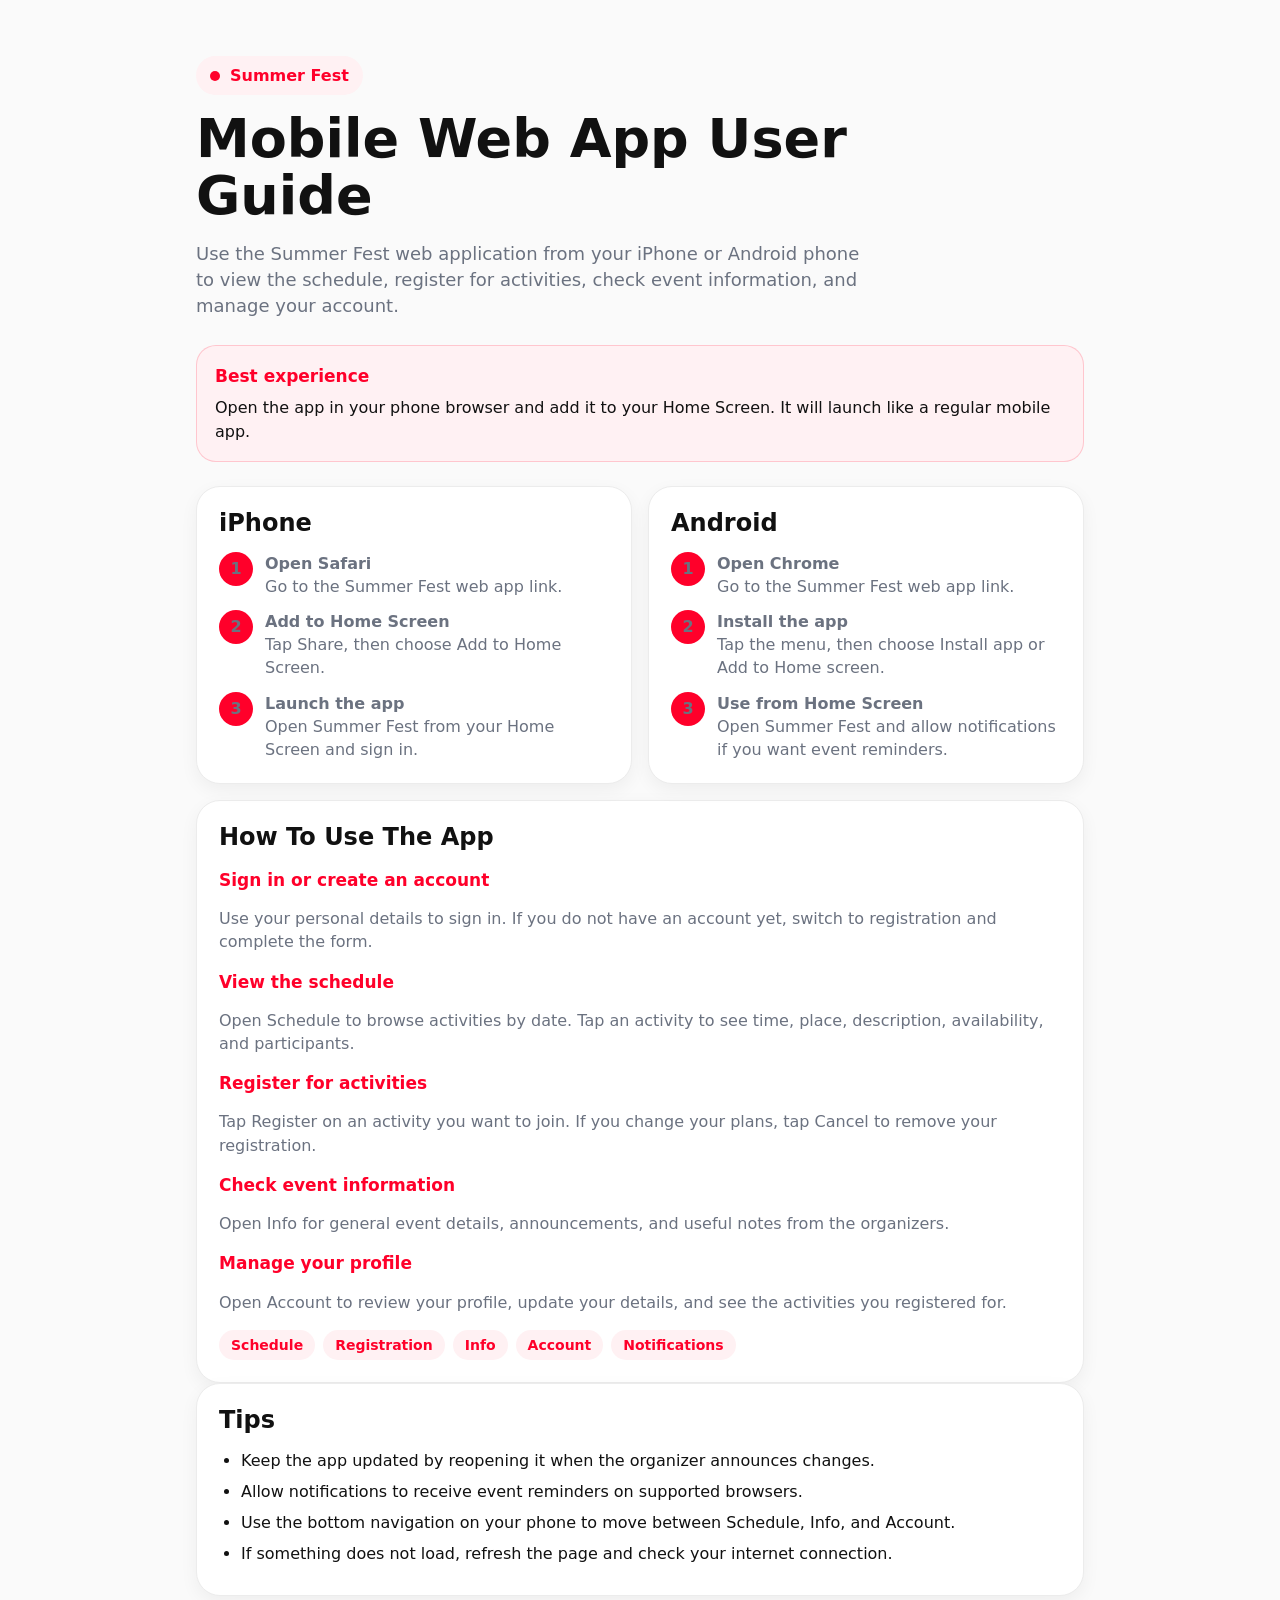
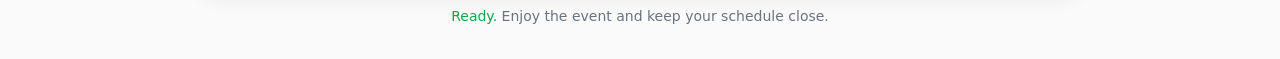
<file: EventApp.Api/wwwroot/user-guide.html>
<!doctype html>
<html lang="en">
<head>
  <meta charset="utf-8">
  <meta name="viewport" content="width=device-width, initial-scale=1, viewport-fit=cover">
  <meta name="theme-color" content="#FF002A">
  <title>Summer Fest User Guide</title>
  <style>
    :root {
      color-scheme: light;
      --accent: #FF002A;
      --accent-strong: #E60026;
      --accent-soft: #FFF1F3;
      --ink: #111111;
      --muted: #6B7280;
      --line: #ECECEC;
      --surface: #FFFFFF;
      --bg: #FAFAFA;
      --success: #16A34A;
      --shadow: 0 6px 18px rgba(0, 0, 0, .05);
      font-family: "SF Pro Display", Inter, ui-sans-serif, system-ui, -apple-system, BlinkMacSystemFont, "Segoe UI", sans-serif;
    }

    * { box-sizing: border-box; }

    body {
      margin: 0;
      color: var(--ink);
      background: var(--bg);
      line-height: 1.45;
    }

    main {
      width: min(100%, 920px);
      margin: 0 auto;
      padding: max(28px, env(safe-area-inset-top)) 16px max(32px, env(safe-area-inset-bottom));
    }

    header {
      display: grid;
      gap: 16px;
      padding: 28px 0 22px;
    }

    .brand {
      display: inline-flex;
      width: max-content;
      align-items: center;
      gap: 10px;
      padding: 8px 14px;
      border-radius: 999px;
      color: var(--accent);
      background: var(--accent-soft);
      font-weight: 850;
    }

    .brand-dot {
      width: 10px;
      height: 10px;
      border-radius: 50%;
      background: var(--accent);
    }

    h1 {
      max-width: 720px;
      margin: 0;
      font-size: clamp(34px, 7vw, 54px);
      line-height: 1.05;
      font-weight: 850;
      letter-spacing: 0;
    }

    .lead {
      max-width: 680px;
      margin: 0;
      color: var(--muted);
      font-size: 18px;
    }

    .quick-note {
      display: grid;
      gap: 8px;
      margin: 4px 0 24px;
      padding: 18px;
      border: 1px solid rgba(255, 0, 42, .18);
      border-radius: 20px;
      background: var(--accent-soft);
    }

    .quick-note strong {
      color: var(--accent);
      font-size: 17px;
    }

    .quick-note p {
      margin: 0;
      color: var(--ink);
    }

    .grid {
      display: grid;
      grid-template-columns: repeat(2, minmax(0, 1fr));
      gap: 16px;
      margin: 0 0 16px;
    }

    section {
      padding: 22px;
      border: 1px solid var(--line);
      border-radius: 24px;
      background: var(--surface);
      box-shadow: var(--shadow);
    }

    h2 {
      margin: 0 0 14px;
      font-size: 24px;
      line-height: 1.2;
      font-weight: 800;
      letter-spacing: 0;
    }

    h3 {
      margin: 18px 0 8px;
      color: var(--accent);
      font-size: 17px;
      line-height: 1.25;
      font-weight: 850;
    }

    ol, ul {
      margin: 0;
      padding-left: 22px;
    }

    li { margin: 8px 0; }

    .steps {
      display: grid;
      gap: 12px;
      padding: 0;
      list-style: none;
    }

    .step {
      display: grid;
      grid-template-columns: 34px 1fr;
      gap: 12px;
      align-items: start;
      margin: 0;
    }

    .number {
      width: 34px;
      height: 34px;
      display: grid;
      place-items: center;
      border-radius: 50%;
      color: #FFFFFF;
      background: var(--accent);
      font-weight: 900;
    }

    .step strong { display: block; }

    .step span, .muted {
      color: var(--muted);
    }

    .pill-row {
      display: flex;
      flex-wrap: wrap;
      gap: 8px;
      margin-top: 14px;
    }

    .pill {
      display: inline-flex;
      align-items: center;
      min-height: 30px;
      padding: 0 12px;
      border-radius: 999px;
      color: var(--accent);
      background: var(--accent-soft);
      font-size: 14px;
      font-weight: 800;
    }

    .success { color: var(--success); }

    footer {
      padding: 10px 0 0;
      color: var(--muted);
      font-size: 14px;
      text-align: center;
    }

    @media (max-width: 720px) {
      main { padding-inline: 14px; }
      .grid { grid-template-columns: 1fr; }
      section { padding: 20px; border-radius: 22px; }
      h2 { font-size: 22px; }
    }
  </style>
</head>
<body>
  <main>
    <header>
      <div class="brand"><span class="brand-dot"></span> Summer Fest</div>
      <h1>Mobile Web App User Guide</h1>
      <p class="lead">Use the Summer Fest web application from your iPhone or Android phone to view the schedule, register for activities, check event information, and manage your account.</p>
    </header>

    <div class="quick-note">
      <strong>Best experience</strong>
      <p>Open the app in your phone browser and add it to your Home Screen. It will launch like a regular mobile app.</p>
    </div>

    <div class="grid">
      <section>
        <h2>iPhone</h2>
        <ol class="steps">
          <li class="step">
            <span class="number">1</span>
            <span><strong>Open Safari</strong><span class="muted">Go to the Summer Fest web app link.</span></span>
          </li>
          <li class="step">
            <span class="number">2</span>
            <span><strong>Add to Home Screen</strong><span class="muted">Tap Share, then choose Add to Home Screen.</span></span>
          </li>
          <li class="step">
            <span class="number">3</span>
            <span><strong>Launch the app</strong><span class="muted">Open Summer Fest from your Home Screen and sign in.</span></span>
          </li>
        </ol>
      </section>

      <section>
        <h2>Android</h2>
        <ol class="steps">
          <li class="step">
            <span class="number">1</span>
            <span><strong>Open Chrome</strong><span class="muted">Go to the Summer Fest web app link.</span></span>
          </li>
          <li class="step">
            <span class="number">2</span>
            <span><strong>Install the app</strong><span class="muted">Tap the menu, then choose Install app or Add to Home screen.</span></span>
          </li>
          <li class="step">
            <span class="number">3</span>
            <span><strong>Use from Home Screen</strong><span class="muted">Open Summer Fest and allow notifications if you want event reminders.</span></span>
          </li>
        </ol>
      </section>
    </div>

    <section>
      <h2>How To Use The App</h2>
      <h3>Sign in or create an account</h3>
      <p class="muted">Use your personal details to sign in. If you do not have an account yet, switch to registration and complete the form.</p>

      <h3>View the schedule</h3>
      <p class="muted">Open Schedule to browse activities by date. Tap an activity to see time, place, description, availability, and participants.</p>

      <h3>Register for activities</h3>
      <p class="muted">Tap Register on an activity you want to join. If you change your plans, tap Cancel to remove your registration.</p>

      <h3>Check event information</h3>
      <p class="muted">Open Info for general event details, announcements, and useful notes from the organizers.</p>

      <h3>Manage your profile</h3>
      <p class="muted">Open Account to review your profile, update your details, and see the activities you registered for.</p>

      <div class="pill-row">
        <span class="pill">Schedule</span>
        <span class="pill">Registration</span>
        <span class="pill">Info</span>
        <span class="pill">Account</span>
        <span class="pill">Notifications</span>
      </div>
    </section>

    <section>
      <h2>Tips</h2>
      <ul>
        <li>Keep the app updated by reopening it when the organizer announces changes.</li>
        <li>Allow notifications to receive event reminders on supported browsers.</li>
        <li>Use the bottom navigation on your phone to move between Schedule, Info, and Account.</li>
        <li>If something does not load, refresh the page and check your internet connection.</li>
      </ul>
    </section>

    <footer>
      <span class="success">Ready.</span> Enjoy the event and keep your schedule close.
    </footer>
  </main>
</body>
</html>
</file>
